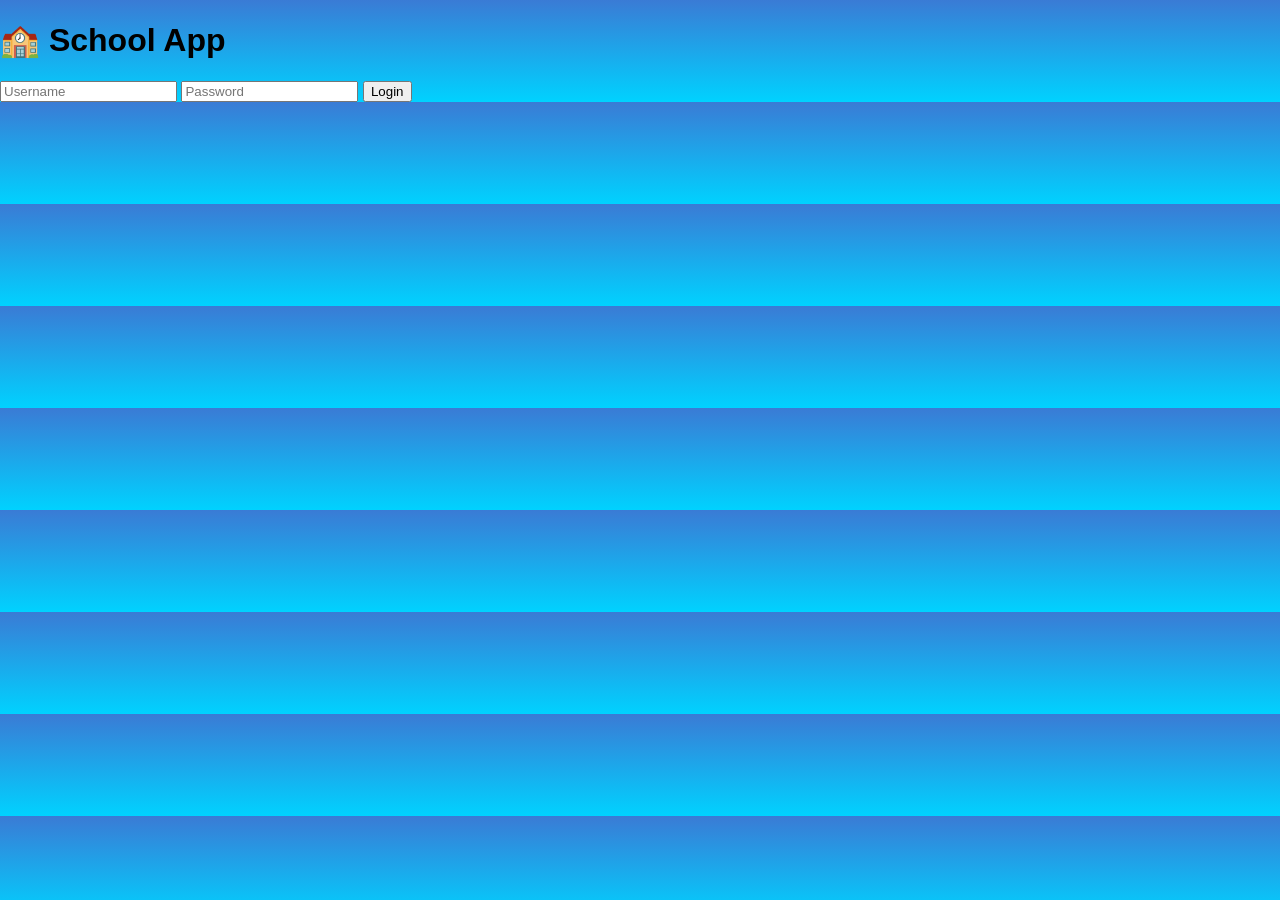
<file: index.html>
<!DOCTYPE html>
<html>
<head>
  <title>School App Login</title>
  <link rel="stylesheet" href="css/style.css">
</head>
<body class="center">

<div class="login-box">
  <h1>🏫 School App</h1>

  <input type="text" id="username" placeholder="Username">
  <input type="password" id="password" placeholder="Password">

  <button onclick="login()">Login</button>
</div>

<script src="js/app.js"></script>
</body>
</html>
</file>
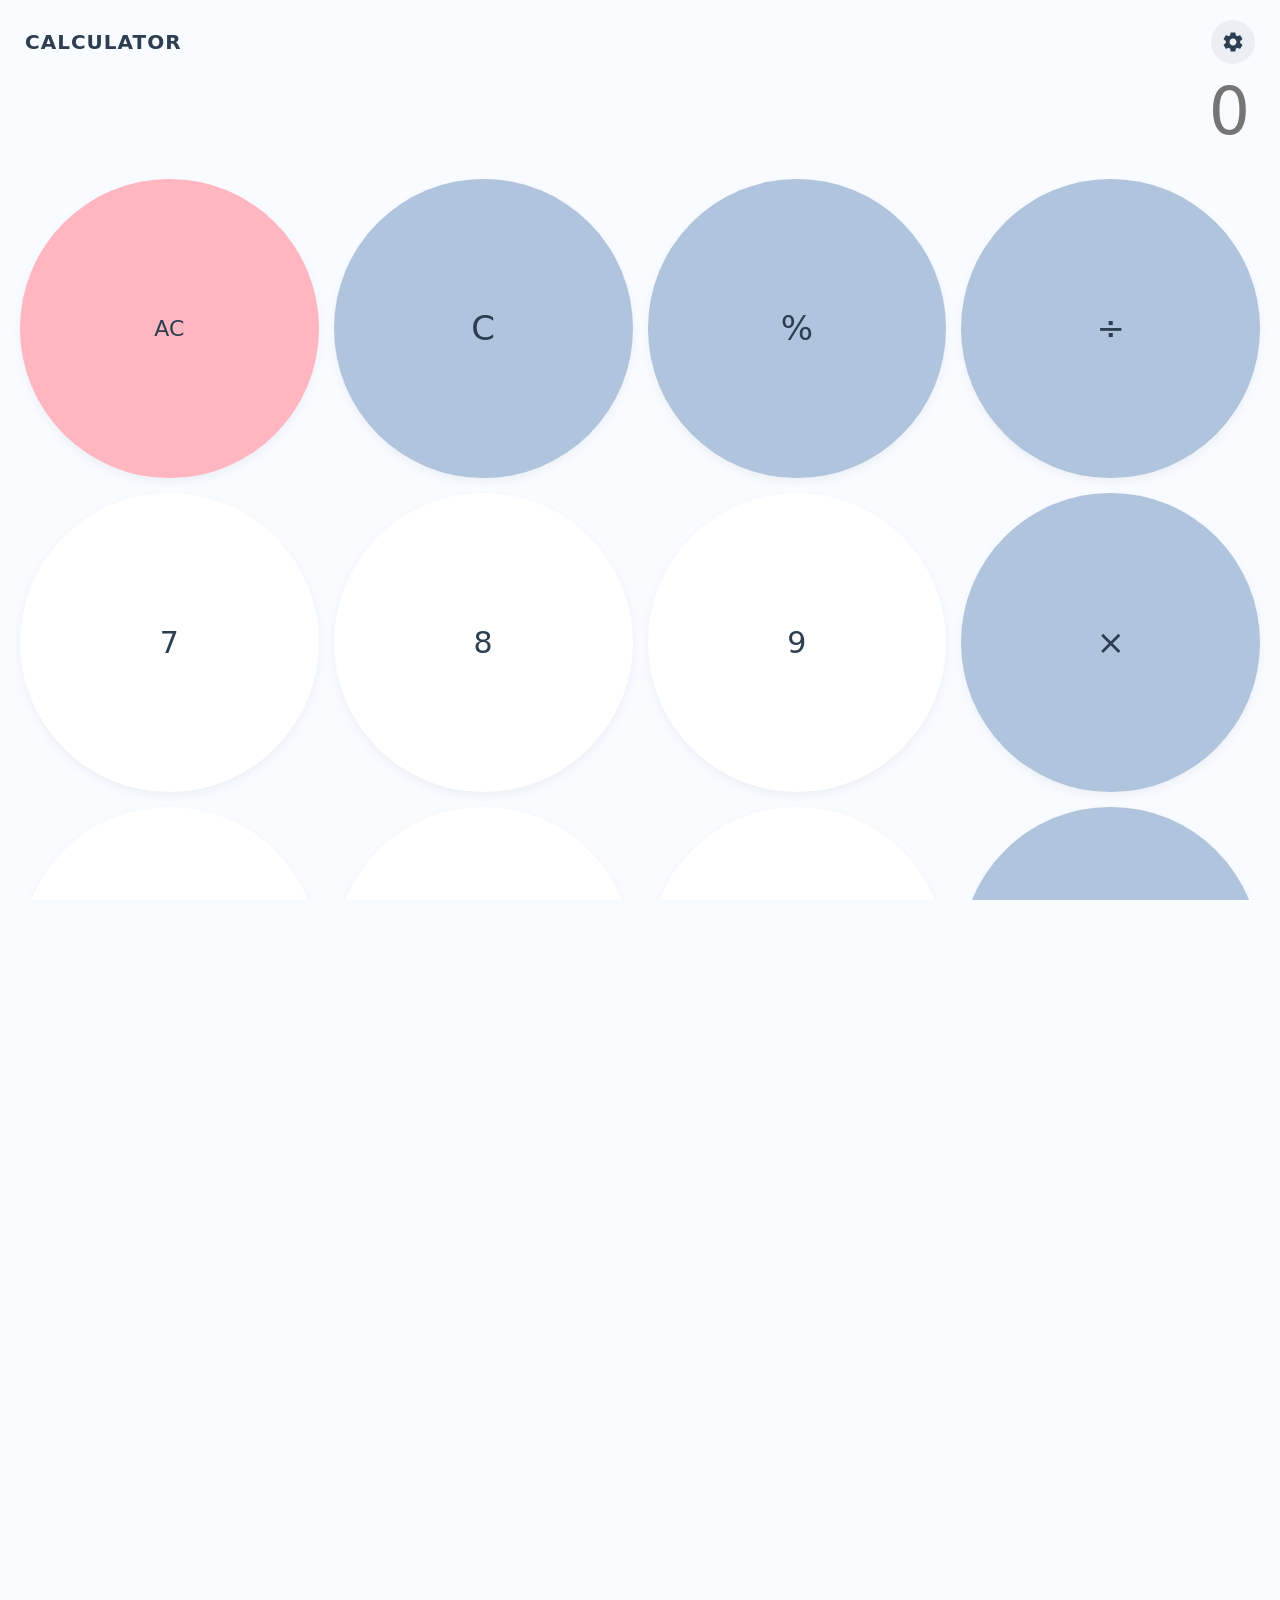
<file: Calculator.html>
<!DOCTYPE html>
<html lang="bn">
<head>
    <meta charset="UTF-8">
    <meta name="viewport" content="width=device-width, initial-scale=1.0, maximum-scale=1.0, user-scalable=no, viewport-fit=cover">
    <title>প্রো ক্যালকুলেটর - ডিলিট হিস্ট্রি</title>
    <style>
        :root {
            --primary-bg: #4682B4; 
            --card-bg: #F8FBFF;
            --btn-num: #ffffff;
            --btn-op: #B0C4DE;
            --btn-special: #FFB6C1;
            --btn-equal: #2C3E50;
            --text-main: #2C3E50;
            --danger: #e74c3c;
        }

        .dark-mode {
            --primary-bg: #000000;
            --card-bg: #121212;
            --btn-num: #333333;
            --btn-op: #f39c12;
            --btn-special: #e74c3c;
            --btn-equal: #3498db;
            --text-main: #ffffff;
        }

        * { 
            box-sizing: border-box; 
            margin: 0; padding: 0; 
            -webkit-tap-highlight-color: transparent;
            font-family: 'Inter', -apple-system, system-ui, sans-serif;
        }

        body, html {
            height: 100%; width: 100%; overflow: hidden;
            background-color: var(--card-bg);
            display: flex; flex-direction: column;
        }

        .calculator {
            flex: 1;
            display: flex;
            flex-direction: column;
            padding: env(safe-area-inset-top) 20px env(safe-area-inset-bottom) 20px;
        }

        .header {
            display: flex;
            justify-content: space-between;
            align-items: center;
            padding: 20px 5px 10px 5px;
        }

        .app-title {
            font-size: 20px; font-weight: 800; letter-spacing: 1px;
            color: var(--text-main); text-transform: uppercase;
        }

        .settings-icon {
            width: 44px; height: 44px;
            background: rgba(0, 0, 0, 0.05);
            border-radius: 50%;
            display: flex; align-items: center; justify-content: center;
            cursor: pointer;
        }
        
        .settings-icon svg { width: 24px; height: 24px; fill: var(--text-main); }

        .display-container {
            flex: 1;
            display: flex;
            flex-direction: column;
            justify-content: flex-end;
            padding-bottom: 30px;
        }

        .screen {
            width: 100%;
            background: transparent;
            border: none;
            text-align: right;
            font-size: 65px;
            color: var(--text-main);
            font-weight: 200;
            outline: none;
            padding: 0 10px;
        }

        .buttons-grid {
            display: grid;
            grid-template-columns: repeat(4, 1fr);
            gap: 15px;
            padding-bottom: 40px;
        }

        .btn {
            aspect-ratio: 1/1;
            border-radius: 50%;
            border: none;
            background-color: var(--btn-num);
            color: var(--text-main);
            font-size: 30px;
            font-weight: 500;
            cursor: pointer;
            display: flex;
            justify-content: center; align-items: center;
            position: relative; overflow: hidden;
            box-shadow: 0 4px 10px rgba(0,0,0,0.05);
            transition: transform 0.1s ease;
        }

        .btn:active { transform: scale(0.9); }

        .op-btn { background-color: var(--btn-op); font-size: 34px; }
        .clear-btn { background-color: var(--btn-special); font-size: 22px; }
        .equal-btn { background-color: var(--btn-equal); color: white; }

        /* সেটিংস প্যানেল */
        #settings-modal {
            display: none; position: fixed; inset: 0; background: rgba(0,0,0,0.6);
            z-index: 100; backdrop-filter: blur(15px);
        }

        .settings-content {
            background: var(--card-bg); color: var(--text-main);
            width: 85%; max-width: 380px; margin: 10vh auto; padding: 30px;
            border-radius: 35px;
        }

        .setting-row { display: flex; justify-content: space-between; align-items: center; margin: 20px 0; }
        
        .switch { position: relative; width: 50px; height: 28px; }
        .switch input { opacity: 0; width: 0; height: 0; }
        .slider { position: absolute; inset: 0; background: #ccc; border-radius: 34px; transition: 0.4s; cursor: pointer; }
        .slider:before { position: absolute; content: ""; height: 22px; width: 22px; left: 3px; bottom: 3px; background: white; border-radius: 50%; transition: 0.4s; }
        input:checked + .slider { background: #4682B4; }
        input:checked + .slider:before { transform: translateX(22px); }

        .history-header { display: flex; justify-content: space-between; align-items: center; margin-top: 20px; }
        
        /* ডিলিট বাটন স্টাইল */
        .clear-history-btn {
            background: none; border: none; color: var(--danger);
            font-size: 14px; font-weight: bold; cursor: pointer;
            padding: 5px 10px; border-radius: 8px;
            transition: background 0.2s;
        }
        .clear-history-btn:active { background: rgba(231, 76, 60, 0.1); }

        .hist-box { 
            height: 150px; overflow-y: auto; 
            background: rgba(0,0,0,0.05); padding: 15px; 
            border-radius: 20px; font-size: 16px; margin-top: 10px;
            border: 1px solid rgba(0,0,0,0.03);
        }
        
        .close-btn { width: 100%; padding: 16px; background: var(--btn-equal); border: none; border-radius: 20px; color: white; font-weight: bold; margin-top: 25px; cursor: pointer; font-size: 18px; }
    </style>
</head>
<body>

<div class="calculator">
    <div class="header">
        <div class="app-title" id="app-title">Calculator</div>
        <div class="settings-icon" onclick="toggleSettings()">
            <svg viewBox="0 0 24 24"><path d="M19.14,12.94c0.04-0.3,0.06-0.61,0.06-0.94c0-0.32-0.02-0.64-0.07-0.94l2.03-1.58c0.18-0.14,0.23-0.41,0.12-0.61 l-1.92-3.32c-0.12-0.22-0.37-0.29-0.59-0.22l-2.39,0.96c-0.5-0.38-1.03-0.7-1.62-0.94L14.4,2.81c-0.04-0.24-0.24-0.41-0.48-0.41 h-3.84c-0.24,0-0.43,0.17-0.47,0.41L9.25,5.35C8.66,5.59,8.12,5.92,7.63,6.29L5.24,5.33c-0.22-0.08-0.47,0-0.59,0.22L2.74,8.87 C2.62,9.08,2.66,9.34,2.86,9.48l2.03,1.58C4.84,11.36,4.81,11.69,4.81,12c0,0.31,0.02,0.65,0.07,0.94l-2.03,1.58 c-0.18,0.14-0.23,0.41-0.12,0.61l1.92,3.32c0.12,0.22,0.37,0.29,0.59,0.22l2.39-0.96c0.5,0.38,1.03,0.7,1.62,0.94l0.36,2.54 c0.05,0.24,0.24,0.41,0.48,0.41h3.84c0.24,0,0.44-0.17,0.47-0.41l0.36-2.54c0.59-0.24,1.13-0.56,1.62-0.94l2.39,0.96 c0.22,0.08,0.47,0,0.59-0.22l1.92-3.32c0.12-0.22,0.07-0.47-0.12-0.61L19.14,12.94z M12,15.5c-1.93,0-3.5-1.57-3.5-3.5 s1.57-3.5,3.5-3.5s3.5,1.57,3.5,3.5S13.93,15.5,12,15.5z"/></svg>
        </div>
    </div>

    <div class="display-container">
        <input type="text" id="screen" class="screen" readonly placeholder="0">
    </div>

    <div class="buttons-grid">
        <button class="btn clear-btn" onclick="press('AC')">AC</button>
        <button class="btn op-btn" onclick="press('C')">C</button>
        <button class="btn op-btn" onclick="press('%')">%</button>
        <button class="btn op-btn" onclick="press('÷')">÷</button>
        
        <button class="btn" onclick="press('7')">7</button>
        <button class="btn" onclick="press('8')">8</button>
        <button class="btn" onclick="press('9')">9</button>
        <button class="btn op-btn" onclick="press('×')">×</button>
        
        <button class="btn" onclick="press('4')">4</button>
        <button class="btn" onclick="press('5')">5</button>
        <button class="btn" onclick="press('6')">6</button>
        <button class="btn op-btn" onclick="press('−')">−</button>
        
        <button class="btn" onclick="press('1')">1</button>
        <button class="btn" onclick="press('2')">2</button>
        <button class="btn" onclick="press('3')">3</button>
        <button class="btn op-btn" onclick="press('+')">+</button>
        
        <button class="btn" onclick="press('0')">0</button>
        <button class="btn" onclick="press('.')">.</button>
        <button class="btn op-btn equal-btn" style="grid-column: span 2; border-radius: 50px; aspect-ratio: auto;" onclick="press('=')">=</button>
    </div>
</div>

<div id="settings-modal">
    <div class="settings-content">
        <h2 id="sett-title" style="margin-bottom:20px">Settings</h2>
        <div class="setting-row"><span id="lang-text">Language (Bengali)</span><label class="switch"><input type="checkbox" id="lang-toggle" onchange="updateLang()"><span class="slider"></span></label></div>
        <div class="setting-row"><span id="dark-text">Dark Mode</span><label class="switch"><input type="checkbox" id="dark-toggle" onchange="document.body.classList.toggle('dark-mode')"><span class="slider"></span></label></div>
        <div class="setting-row"><span id="sound-text">Piano Sound</span><label class="switch"><input type="checkbox" id="sound-toggle"><span class="slider"></span></label></div>
        
        <div class="history-header">
            <strong id="hist-title">History:</strong>
            <button id="del-btn-text" class="clear-history-btn" onclick="clearHistory()">Clear All</button>
        </div>
        <div id="history-list" class="hist-box">No Data</div>
        
        <button onclick="toggleSettings()" id="close-btn" class="close-btn">Close</button>
    </div>
</div>

<script>
    const screen = document.getElementById('screen');
    let audioCtx = null;
    let history = [];

    const pianoNotes = {
        '1': 261.63, '2': 293.66, '3': 329.63, '4': 349.23, '5': 392.00,
        '6': 440.00, '7': 493.88, '8': 523.25, '9': 587.33, '0': 246.94,
        '+': 659.25, '−': 698.46, '×': 783.99, '÷': 880.00, '=': 987.77,
        'AC': 220.00, 'C': 233.08, '%': 1046.50, '.': 1108.73
    };

    function playTone(freq) {
        if (!document.getElementById('sound-toggle').checked) return;
        if (!audioCtx) audioCtx = new (window.AudioContext || window.webkitAudioContext)();
        const osc = audioCtx.createOscillator();
        const gain = audioCtx.createGain();
        osc.type = 'triangle';
        osc.frequency.setValueAtTime(freq, audioCtx.currentTime);
        gain.gain.setValueAtTime(0, audioCtx.currentTime);
        gain.gain.linearRampToValueAtTime(0.2, audioCtx.currentTime + 0.05);
        gain.gain.exponentialRampToValueAtTime(0.0001, audioCtx.currentTime + 0.8);
        osc.connect(gain); gain.connect(audioCtx.destination);
        osc.start(); osc.stop(audioCtx.currentTime + 0.8);
    }

    function press(val) {
        if (pianoNotes[val]) playTone(pianoNotes[val]);
        const currentVal = screen.value;
        const lastChar = currentVal.slice(-1);
        const operators = ['+', '−', '×', '÷', '%', '.'];

        if (val === 'AC') screen.value = '';
        else if (val === 'C') screen.value = currentVal.slice(0, -1);
        else if (val === '=') {
            try {
                if(currentVal === "" || operators.includes(lastChar)) return;
                let mathExpr = currentVal.replace(/×/g, '*').replace(/÷/g, '/').replace(/−/g, '-');
                let res = eval(mathExpr);
                if(!Number.isInteger(res)) res = Number(res.toFixed(4));
                history.push(`${currentVal} = ${res}`);
                updateHistoryUI();
                screen.value = res;
            } catch { screen.value = 'Error'; }
        } else {
            if (operators.includes(val)) {
                if (currentVal === "" && val !== '−') return;
                if (operators.includes(lastChar)) {
                    screen.value = currentVal.slice(0, -1) + val;
                    return;
                }
            }
            if(screen.value === 'Error') screen.value = '';
            screen.value += val;
        }
    }

    function toggleSettings() {
        const modal = document.getElementById('settings-modal');
        modal.style.display = modal.style.display === 'block' ? 'none' : 'block';
    }

    function clearHistory() {
        if(history.length === 0) return;
        const isBn = document.getElementById('lang-toggle').checked;
        if(confirm(isBn ? "আপনি কি সব হিস্ট্রি মুছে ফেলতে চান?" : "Are you sure you want to clear all history?")) {
            history = [];
            updateHistoryUI();
        }
    }

    function updateHistoryUI() {
        const list = document.getElementById('history-list');
        const isBn = document.getElementById('lang-toggle').checked;
        list.innerHTML = history.length ? history.map(h => `<div style="padding: 5px 0; border-bottom: 1px solid rgba(0,0,0,0.05)">${h}</div>`).reverse().join('') : (isBn ? "কোনো তথ্য নেই" : "No Data");
    }

    function updateLang() {
        const isBn = document.getElementById('lang-toggle').checked;
        document.getElementById('app-title').innerText = isBn ? "ক্যালকুলেটর" : "Calculator";
        document.getElementById('sett-title').innerText = isBn ? "সেটিংস" : "Settings";
        document.getElementById('lang-text').innerText = isBn ? "ভাষা (English)" : "Language (Bengali)";
        document.getElementById('dark-text').innerText = isBn ? "ডার্ক মোড" : "Dark Mode";
        document.getElementById('sound-text').innerText = isBn ? "পিয়ানো সাউন্ড" : "Piano Sound";
        document.getElementById('hist-title').innerText = isBn ? "হিস্ট্রি:" : "History:";
        document.getElementById('del-btn-text').innerText = isBn ? "সব মুছুন" : "Clear All";
        document.getElementById('close-btn').innerText = isBn ? "বন্ধ করুন" : "Close";
        updateHistoryUI();
    }
</script>
</body>
</html>
</file>
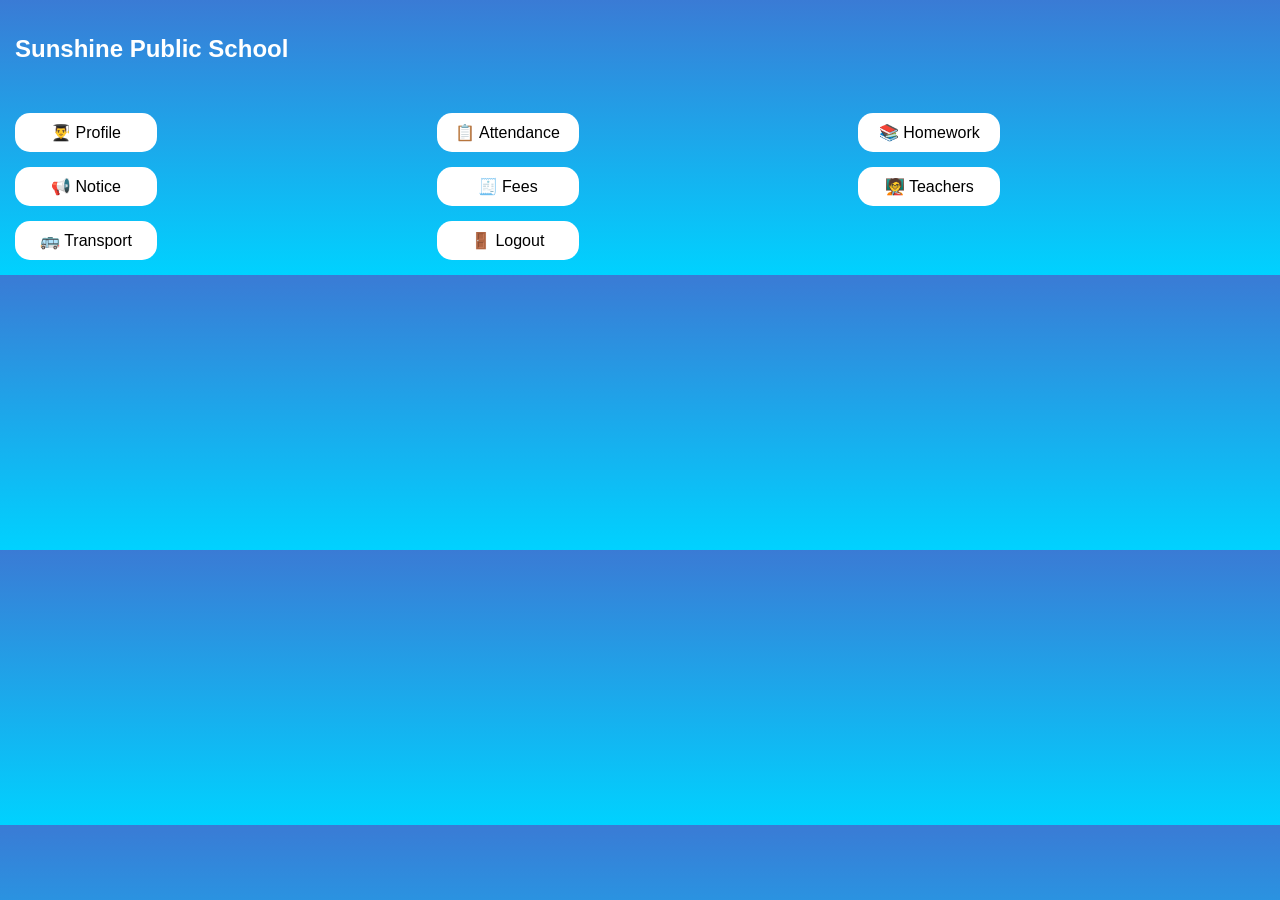
<file: dashboard.html>
<!DOCTYPE html>
<html>
<head>
  <title>Dashboard</title>
  <link rel="stylesheet" href="css/style.css">
</head>
<body>

<div class="header">
  <h2>Sunshine Public School</h2>
  <p id="welcome"></p>
</div>

<div class="grid">

  <div class="card" onclick="openPage('Profile')">👨‍🎓 Profile</div>
  <div class="card" onclick="openPage('Attendance')">📋 Attendance</div>

  <div class="card" onclick="openPage('Homework')">📚 Homework</div>
  <div class="card" onclick="openPage('Notice')">📢 Notice</div>

  <div class="card" onclick="openPage('Fees')">🧾 Fees</div>
  <div class="card" onclick="openPage('Teachers')">🧑‍🏫 Teachers</div>

  <div class="card" onclick="openPage('Transport')">🚌 Transport</div>
  <div class="card" onclick="logout()">🚪 Logout</div>

</div>

<script src="js/app.js"></script>
</body>
</html>
</file>
<file: css/style.css>
body {
  margin: 0;
  font-family: Arial;
  background: linear-gradient(to bottom, #3a7bd5, #00d2ff);
}

/* HEADER */
.header {
  padding: 15px;
  color: white;
}

.top {
  display: flex;
  align-items: center;
  justify-content: space-between;
}

.logo {
  font-size: 40px;
}

.lang {
  border: 1px solid white;
  padding: 5px 10px;
  border-radius: 10px;
}

/* STATS */
.stats {
  display: flex;
  justify-content: space-between;
  margin-top: 20px;
}

.card {
  background: white;
  padding: 10px;
  border-radius: 15px;
  text-align: center;
  width: 30%;
}

.card.active {
  border: 2px solid #3a7bd5;
}

/* NOTICE */
.notice {
  margin: 15px;
  padding: 10px;
  background: #0d47a1;
  color: yellow;
  border-radius: 10px;
  text-align: center;
}

/* GRID */
.grid {
  display: grid;
  grid-template-columns: repeat(3, 1fr);
  gap: 15px;
  padding: 15px;
}

.box {
  background: white;
  padding: 20px;
  text-align: center;
  border-radius: 15px;
  font-size: 14px;
}

/* BOTTOM NAV */
.bottom {
  position: fixed;
  bottom: 0;
  width: 100%;
  background: white;
  display: flex;
  justify-content: space-around;
  padding: 10px;
}
</file>
